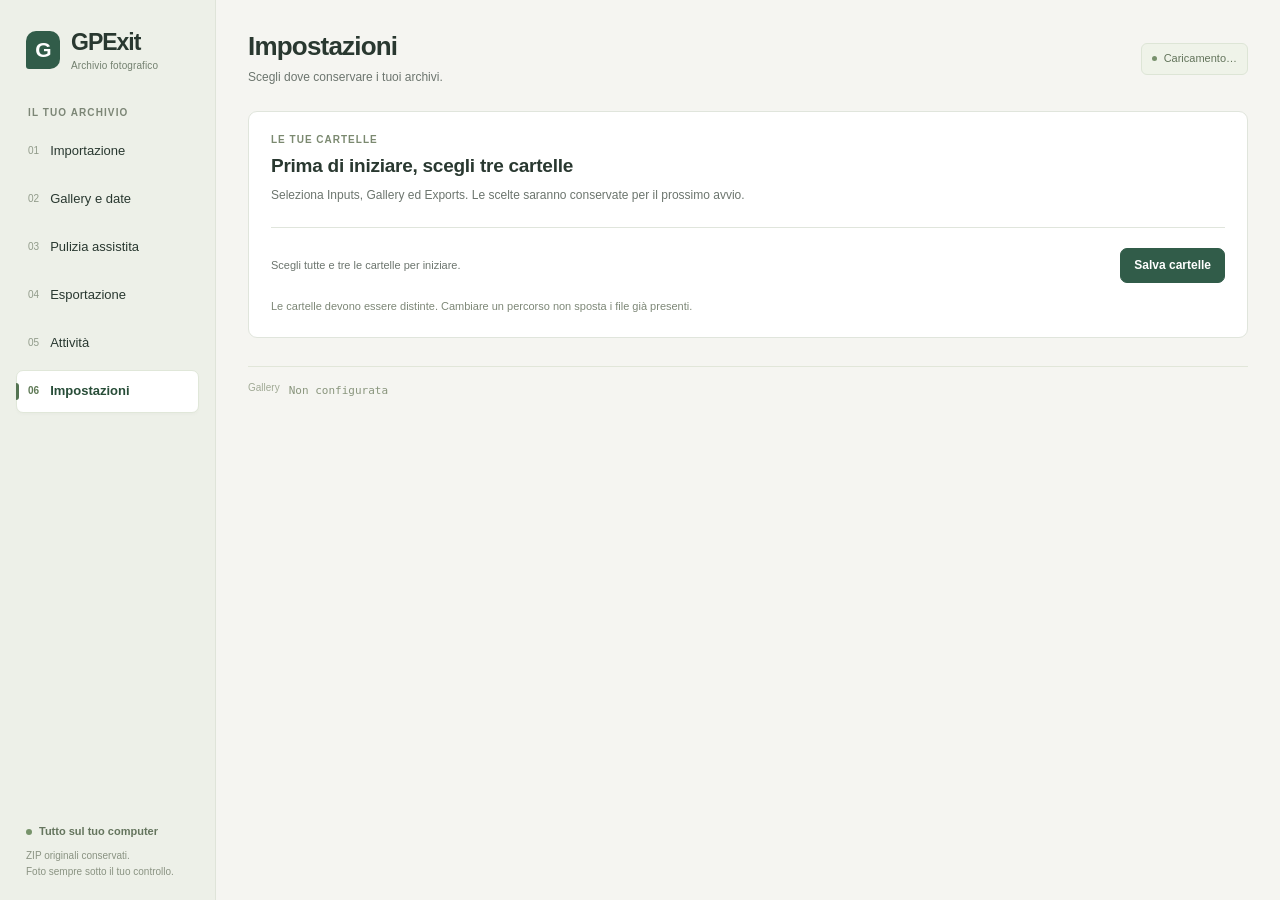
<file: ui/index.html>
<!doctype html>
<html lang="it">
<head>
  <meta charset="utf-8">
  <meta name="viewport" content="width=device-width, initial-scale=1">
  <title>GPExit</title>
  <link rel="stylesheet" href="styles.css">
  <script src="app.js" defer></script>
</head>
<body>
  <div class="shell">
    <aside>
      <div class="brand"><span class="brand-mark" aria-hidden="true">G</span><div>GPExit<span class="brand-caption">Archivio fotografico</span></div></div>
      <div class="nav-caption">Il tuo archivio</div>
      <nav aria-label="Navigazione principale">
        <button data-view="inputs"><span class="nav-number" aria-hidden="true">01</span>Importazione</button>
        <button data-view="gallery"><span class="nav-number" aria-hidden="true">02</span>Gallery e date</button>
        <button data-view="cleanup"><span class="nav-number" aria-hidden="true">03</span>Pulizia assistita</button>
        <button data-view="exports"><span class="nav-number" aria-hidden="true">04</span>Esportazione</button>
        <button data-view="tasks"><span class="nav-number" aria-hidden="true">05</span>Attività</button>
        <button class="active" data-view="settings" aria-current="page"><span class="nav-number" aria-hidden="true">06</span>Impostazioni</button>
      </nav>
      <div class="aside-note"><span class="local-dot" aria-hidden="true"></span>Tutto sul tuo computer<p>ZIP originali conservati.<br>Foto sempre sotto il tuo controllo.</p></div>
    </aside>
    <main>
      <header class="page-header"><div><h1 id="title">Impostazioni</h1><p id="subtitle">Scegli dove conservare i tuoi archivi.</p></div><div id="status" class="status" role="status">Caricamento…</div></header>
      <div id="storage-overview" class="storage-overview" hidden><div id="storage" class="storage-bar" aria-live="polite"><span class="muted">Calcolo dello spazio…</span></div><button id="refresh-storage" class="quiet storage-refresh" data-operation aria-label="Aggiorna spazio occupato e spazio libero">Aggiorna</button></div>
      <div id="notice-box" class="feedback notice" hidden><div id="notice" role="status"></div><button id="dismiss-notice" class="feedback-close" aria-label="Chiudi messaggio">×</button></div>
      <div id="error-box" class="feedback error" hidden><div id="error" role="alert"></div><button id="dismiss-error" class="feedback-close" aria-label="Chiudi errore">×</button></div>

      <section id="inputs" hidden aria-label="Importazione">
        <div class="card">
          <div class="section-heading"><div><h2>Archivi disponibili</h2><p>ZIP nella cartella Inputs scelta nelle impostazioni.</p></div><button id="refresh" data-operation>Aggiorna elenco</button></div>
          <div class="list-toolbar"><span id="input-summary" class="muted">Seleziona gli ZIP da importare.</span><div class="row"><button id="select-inputs" class="quiet" data-operation>Seleziona tutti</button><button id="clear-inputs" class="quiet" data-operation>Nessuno</button></div></div>
          <div id="input-list" class="file-list"></div>
        </div>
        <div class="card">
          <div class="section-heading"><div><h2>Importa nella gallery</h2><p>Foto e video organizzati per anno e mese. I contenuti identici vengono riconosciuti.</p></div></div>
          <div class="form-row"><label class="field" for="import-password"><span>Password ZIP <small>facoltativa</small></span><input id="import-password" type="password" placeholder="Per gli archivi protetti" autocomplete="off" data-operation></label><label class="field compact-field" for="workers"><span>File in parallelo</span><select id="workers" data-operation><option value="1">1</option><option value="2">2</option><option value="3">3</option><option value="4" selected>4</option></select></label><button id="import" class="primary" data-mutation>Importa selezionati</button></div>
          <p class="hint">Puoi interrompere l’importazione da Attività e riprenderla in seguito.</p>
        </div>
      </section>

      <section id="gallery" hidden aria-label="Gallery e date">
        <div class="subtabs" role="tablist" aria-label="Viste gallery"><button id="browse-tab" class="active" data-gallery-view="browse" role="tab" aria-controls="browse-pane" aria-selected="true">Sfoglia</button><button id="dates-tab" data-gallery-view="dates" role="tab" aria-controls="dates-pane" aria-selected="false" tabindex="-1">Date da verificare</button><button id="trash-tab" data-gallery-view="trash" role="tab" aria-controls="trash-pane" aria-selected="false" tabindex="-1">Cestino</button></div>
        <div id="browse-pane" class="review-pane" role="tabpanel" aria-labelledby="browse-tab">
          <div class="view-toolbar"><div><h2>La tua gallery</h2><p id="browse-count" class="muted">Scegli cosa tenere, un ricordo alla volta.</p></div><div class="filter-row"><label class="field"><span>Anno</span><select id="year-filter" data-operation><option value="">Tutti gli anni</option></select></label><label class="field"><span>Mese</span><select id="month-filter" data-operation><option value="">Tutti i mesi</option></select></label><label class="field"><span>Revisione</span><select id="review-filter" data-operation><option value="pending">Da rivedere</option><option value="all">Tutti i file</option></select></label><button id="refresh-gallery" data-operation>Aggiorna</button></div></div>
          <div id="gallery-items" class="gallery-grid"></div>
          <div id="browse-pager" class="pager" hidden><button id="browse-previous" data-operation>← Precedente</button><span id="browse-page-label"></span><button id="browse-next" data-operation>Successiva →</button></div>
        </div>
        <div id="dates-pane" class="review-pane" role="tabpanel" aria-labelledby="dates-tab" hidden>
          <div class="card"><div class="section-heading"><div><h2>Ogni ricordo, nella data giusta</h2><p id="conflict-count">Confronta data nel nome e data Google.</p></div><div class="row"><button id="save-report" data-mutation>Esporta CSV</button><button id="scan" class="primary" data-mutation>Cerca discrepanze</button></div></div><p class="hint">Scegli una data per salvare la correzione e spostare il file nella cartella corrispondente. Google è letto in UTC: uno scarto di un giorno può dipendere dal fuso orario.</p></div>
          <div id="conflicts"><div class="empty card"><strong>Confronta le date della gallery</strong><p>Avvia la ricerca per vedere le foto con date discordanti.</p></div></div>
          <div id="pager" class="pager" hidden><button id="previous">← Precedente</button><span id="page-label"></span><button id="next">Successiva →</button></div>
        </div>
        <div id="trash-pane" class="review-pane" role="tabpanel" aria-labelledby="trash-tab" hidden>
          <div class="card"><div class="section-heading"><div><h2>Cestino</h2><p id="trash-count">I file restano sul disco e possono essere ripristinati.</p></div><button id="refresh-trash" data-operation>Aggiorna</button></div><div id="trash-items" class="file-list"></div></div>
          <div id="trash-pager" class="pager" hidden><button id="trash-previous" data-operation>← Precedente</button><span id="trash-page-label"></span><button id="trash-next" data-operation>Successiva →</button></div>
        </div>
      </section>

      <section id="cleanup" hidden aria-label="Pulizia assistita">
        <div id="cleanup-busy" class="cleanup-busy" role="status" hidden><div><strong>Pulizia temporaneamente bloccata</strong><p>Un’attività è in corso. Per proteggere la gallery, selezione e cestino saranno disponibili quando termina. Le selezioni già fatte restano conservate.</p></div><button id="cleanup-show-task">Vedi attività</button></div>
        <div class="card cleanup-intro"><div class="section-heading"><div><h2>Rivedi con calma, scegli tu</h2><p>Le foto segnate con Tieni sono protette ed escluse dai suggerimenti.</p></div><button id="cleanup-analyze" data-mutation>Analizza le foto</button></div><p class="hint">File grandi e scatti ravvicinati sono subito disponibili. Per foto simili e dettaglio basso, avvia l’analisi locale delle anteprime. I punteggi sono indicativi: controlla sempre le immagini prima di scegliere.</p><div id="cleanup-summary" class="cleanup-summary" aria-live="polite"></div></div>
        <div class="subtabs" role="tablist" aria-label="Modalità pulizia"><button class="active" id="cleanup-tab-large" data-cleanup-mode="large" role="tab" aria-controls="cleanup-items" aria-selected="true">File grandi</button><button id="cleanup-tab-bursts" data-cleanup-mode="bursts" role="tab" aria-controls="cleanup-items" aria-selected="false" tabindex="-1">Scatti ravvicinati</button><button id="cleanup-tab-similar" data-cleanup-mode="similar" role="tab" aria-controls="cleanup-items" aria-selected="false" tabindex="-1">Foto simili</button><button id="cleanup-tab-quality" data-cleanup-mode="quality" role="tab" aria-controls="cleanup-items" aria-selected="false" tabindex="-1">Dettaglio basso</button></div>
        <div class="view-toolbar cleanup-filters"><div class="filter-row"><label id="cleanup-large-filter" class="field"><span>Dimensione minima</span><select id="cleanup-min-size" data-operation><option value="10">10 MB</option><option value="50">50 MB</option><option value="100">100 MB</option><option value="500">500 MB</option></select></label><label id="cleanup-bursts-filter" class="field" hidden><span>Intervallo massimo</span><select id="cleanup-gap" data-operation><option value="3">3 secondi</option><option value="10" selected>10 secondi</option><option value="30">30 secondi</option></select></label><label id="cleanup-similar-filter" class="field" hidden><span>Distanza visiva massima</span><select id="cleanup-distance" data-operation><option value="0">0 · molto vicine</option><option value="1">1</option><option value="2">2</option><option value="3">3</option><option value="4">4</option><option value="5" selected>5</option><option value="6">6</option><option value="7">7</option><option value="8">8</option><option value="9">9</option><option value="10">10 · più permissivo</option></select></label><label id="cleanup-quality-filter" class="field" hidden><span>Soglia indicativa</span><select id="cleanup-quality" data-operation><option value="20">20 · più selettiva</option><option value="60" selected>60</option><option value="120">120 · più permissiva</option></select></label></div><button id="cleanup-refresh" data-operation>Aggiorna suggerimenti</button></div>
        <div class="cleanup-selection"><div><strong id="cleanup-selection-count">Nessun file selezionato</strong><p id="cleanup-selection-hint">Seleziona tu i file · massimo 500 · dimensione logica indicativa</p></div><div class="row"><button id="cleanup-clear" class="quiet" data-operation>Svuota selezione</button><button id="cleanup-trash" class="primary" data-mutation>Sposta nel cestino</button></div></div>
        <div id="cleanup-result" hidden></div><div id="cleanup-items" role="tabpanel" aria-labelledby="cleanup-tab-large" aria-live="polite"></div><div id="cleanup-pager" class="pager" hidden><button id="cleanup-previous" data-operation>← Precedente</button><span id="cleanup-page-label"></span><button id="cleanup-next" data-operation>Successiva →</button></div>
      </section>

      <section id="exports" hidden aria-label="Esportazione">
        <div class="card"><div class="section-heading"><div><h2>Una copia, anno per anno</h2><p>Crea ZIP annuali nella cartella Exports. Gli archivi annuali esistenti vengono aggiornati.</p></div></div><div class="form-row"><label class="field" for="export-password"><span>Password AES-256 <small>facoltativa</small></span><input id="export-password" type="password" placeholder="Lascia vuoto per ZIP senza password" autocomplete="new-password" data-operation></label><label class="field" for="export-password-confirmation"><span>Ripeti password</span><input id="export-password-confirmation" type="password" placeholder="Conferma la stessa password" autocomplete="new-password" data-operation></label><button id="export" class="primary" data-mutation>Crea archivi ZIP</button></div></div>
        <div class="card"><div class="section-heading"><div><h2>Archivi esportati</h2><p>Le copie annuali già presenti nella cartella Exports.</p></div></div><div id="export-list" class="file-list"></div></div>
      </section>

      <section id="tasks" hidden aria-label="Attività">
        <div class="card task-card"><div class="section-heading"><div><h2 id="task-status">Nessuna attività in corso</h2><p>Una sola operazione alla volta mantiene la gallery coerente.</p></div><button id="cancel-task" class="danger-quiet" disabled>Interrompi attività</button></div><div class="task-progress"><progress id="task-progress" aria-label="Avanzamento attività"></progress><span id="progress-label" class="muted">Nessuna attività.</span></div><div id="cleanup-task-result" hidden></div><button id="cleanup-return" hidden>Torna alla pulizia</button></div>
        <details class="card task-details" open><summary>Dettaglio operazione<span class="muted">Avanzamento ed eventuali errori</span></summary><pre id="log" tabindex="0" aria-label="Log attività">Nessuna attività.</pre></details>
      </section>

      <section id="settings" aria-label="Impostazioni">
        <div class="card settings-intro"><div class="section-heading"><div><span class="eyebrow">Le tue cartelle</span><h2 id="settings-heading">Prima di iniziare, scegli tre cartelle</h2><p>Seleziona Inputs, Gallery ed Exports. Le scelte saranno conservate per il prossimo avvio.</p></div></div><div id="folder-choices"></div><div class="settings-save"><span id="settings-summary" class="muted">Scegli tutte e tre le cartelle per iniziare.</span><button id="save-settings" class="primary" data-settings>Salva cartelle</button></div><p class="hint">Le cartelle devono essere distinte. Cambiare un percorso non sposta i file già presenti.</p></div>
      </section>
      <footer><span>Gallery</span><span id="gallery-path" class="path">Non configurata</span></footer>
    </main>
  </div>
</body>
</html>
</file>
<file: ui/styles.css>
:root {
  font-family: -apple-system, BlinkMacSystemFont, 'Segoe UI', sans-serif;
  font-size: 14px;
  color: #293830;
  background: #f5f5f1;
  --ink: #293830;
  --muted: #6c756e;
  --line: #e0e5dc;
  --accent: #315c49;
  --accent-soft: #e6eee5;
  --surface: #fff;
}
* { box-sizing: border-box; }
body { margin: 0; }
button, input, select { font: inherit; }
button, input, select, summary { -webkit-tap-highlight-color: transparent; }
button {
  min-height: 35px;
  padding: 8px 13px;
  border: 1px solid #d6ded3;
  border-radius: 7px;
  background: #fff;
  color: var(--ink);
  font-size: 12px;
  font-weight: 560;
  line-height: 1.25;
  cursor: pointer;
}
button:hover:not(:disabled) { background: #f1f5ee; border-color: #aebea9; }
button:disabled { color: #899087; background: #f3f5f0; border-color: #e4e8df; cursor: default; }
button:focus-visible, input:focus-visible, select:focus-visible, summary:focus-visible, pre:focus-visible {
  outline: 3px solid #8cae91;
  outline-offset: 3px;
}
button.primary { color: #fff; background: var(--accent); border-color: var(--accent); }
button.primary:hover:not(:disabled) { background: #244a38; border-color: #244a38; }
button.primary:disabled { color: #8c9d8c; background: #e2e9df; border-color: #e2e9df; }
button.quiet { border-color: transparent; background: transparent; color: #516a53; }
button.danger-quiet { color: #8f5341; background: #fff; border-color: #e2cfc5; }
[hidden] { display: none !important; }
.shell { display: grid; grid-template-columns: 216px minmax(0, 1fr); min-height: 100vh; }
aside {
  position: sticky;
  top: 0;
  align-self: start;
  height: 100vh;
  display: flex;
  flex-direction: column;
  padding: 29px 16px 20px;
  border-right: 1px solid #dfe4d9;
  background: #edf0e8;
  overflow-y: auto;
}
.brand { display: flex; align-items: center; gap: 11px; padding: 0 10px; font-size: 23px; font-weight: 720; letter-spacing: -1px; }
.brand-mark { display: grid; place-items: center; width: 34px; height: 38px; border-radius: 10px 10px 10px 3px; background: var(--accent); color: white; font-size: 21px; font-weight: 580; }
.brand-caption { display: block; margin-top: 4px; font-size: 10px; font-weight: 450; letter-spacing: .1px; color: #73806f; }
.nav-caption { margin: 36px 12px 12px; font-size: 10px; font-weight: 650; color: #7c8676; text-transform: uppercase; letter-spacing: 1.1px; }
nav { display: grid; gap: 5px; }
nav button { position: relative; display: flex; align-items: center; gap: 11px; padding: 12px 11px; min-height: 43px; text-align: left; white-space: nowrap; font-size: 13px; font-weight: 480; border-color: transparent; background: transparent; }
nav button.active { color: #284d38; font-weight: 650; background: #fff; border-color: #e0e7d9; box-shadow: 0 2px 3px #23382005; }
nav button.active::before { content: ''; position: absolute; left: -1px; width: 3px; height: 17px; border-radius: 0 3px 3px 0; background: #547452; }
.nav-number { color: #919b8a; font-size: 10px; font-variant-numeric: tabular-nums; }
nav button.active .nav-number { color: #5f7a56; }
nav button:disabled { background: transparent; border-color: transparent; color: #9aa393; }
nav button.active:disabled { background: #fff; }
.aside-note { margin: auto 10px 0; padding-top: 34px; font-size: 11px; font-weight: 560; color: #65755e; line-height: 1.7; }
.aside-note p { margin: 7px 0 0; font-size: 10px; font-weight: 400; color: #8a9382; }
.local-dot { display: inline-block; width: 6px; height: 6px; border-radius: 50%; background: #77936b; margin-right: 7px; }
main { min-width: 0; max-width: 1800px; padding: 30px 32px 20px; }
.page-header { display: flex; justify-content: space-between; align-items: center; gap: 20px; min-height: 58px; margin-bottom: 23px; }
h1 { margin: 0 0 6px; font-size: 26px; font-weight: 670; letter-spacing: -.8px; line-height: 1.2; }
h2 { margin: 0 0 6px; font-size: 16px; font-weight: 630; letter-spacing: -.25px; line-height: 1.4; }
h3 { margin: 0; }
p { margin: 0; color: var(--muted); line-height: 1.6; font-size: 12px; }
.page-header p { font-size: 12px; }
.status { flex-shrink: 0; display: flex; align-items: center; gap: 7px; max-width: 270px; border: 1px solid #dde5d6; padding: 7px 10px; border-radius: 6px; color: #63745b; font-size: 11px; background: #eff3e9; line-height: 1.4; }
.status::before { content: ''; width: 5px; height: 5px; border-radius: 50%; background: #78916d; flex-shrink: 0; }
.status[data-running=true] { color: #416246; border-color: #bcd2b4; background: #e8f1e3; }
.status[data-error=true] { color: #975038; background: #fff0e8; border-color: #e6c4b0; }
.storage-overview { display: flex; align-items: center; gap: 6px; padding: 14px 13px 14px 18px; border: 1px solid var(--line); background: #fafbf7; border-radius: 9px; margin-bottom: 25px; }
.storage-bar { display: grid; grid-template-columns: repeat(5, minmax(0, 1fr)); flex: 1; min-width: 0; }
.storage-stat { display: grid; grid-template-columns: 1fr; gap: 3px; min-width: 0; padding: 0 13px; border-left: 1px solid #e2e7db; }
.storage-stat:first-child { border-left: none; padding-left: 0; }
.storage-stat .muted { font-size: 10px; }
.storage-stat strong { font-size: 16px; font-weight: 630; letter-spacing: -.3px; white-space: nowrap; font-variant-numeric: tabular-nums; }
.stats-note { font-size: 10px; color: #87907e; white-space: nowrap; }
.storage-refresh { min-height: 30px; font-size: 10px; padding: 6px; align-self: start; }
.card { border: 1px solid var(--line); border-radius: 9px; background: var(--surface); padding: 22px; margin-bottom: 18px; }
.section-heading, .view-toolbar { display: flex; justify-content: space-between; align-items: center; gap: 16px; }
.section-heading { margin-bottom: 17px; }
.section-heading p { max-width: 650px; }
.section-heading > div:first-child { min-width: 0; }
.section-heading .row { flex-shrink: 0; }
.row { display: flex; flex-wrap: wrap; gap: 9px; align-items: center; }
.spread { justify-content: space-between; }
.muted { font-size: 12px; color: var(--muted); }
.hint { margin-top: 14px; font-size: 11px; color: #7d8777; line-height: 1.65; }
.eyebrow { display: block; margin-bottom: 8px; font-size: 10px; font-weight: 650; color: #7b8970; letter-spacing: 1px; text-transform: uppercase; }
.form-row { display: flex; align-items: end; flex-wrap: wrap; gap: 14px; }
.field { display: grid; gap: 7px; min-width: 0; color: #63705e; font-size: 11px; }
.field > span { display: block; font-weight: 550; }
.field small { font-size: 10px; color: #929b89; font-weight: 400; margin-left: 5px; }
.form-row .field { flex: 1 1 210px; }
.form-row .compact-field { flex: 0 0 130px; }
.form-row > button { margin-bottom: 0; min-height: 37px; }
input[type=password], input[type=date], select { min-height: 37px; max-width: 100%; border: 1px solid #d8dfd2; border-radius: 6px; color: var(--ink); background: #fff; padding: 8px 10px; font-size: 12px; }
input::placeholder { color: #a0a79a; }
select { cursor: pointer; }
input:disabled, select:disabled { color: #8d9687; background: #f3f5ef; }
input[type=checkbox] { accent-color: var(--accent); width: 16px; height: 16px; margin: 0; flex-shrink: 0; cursor: pointer; }
input[type=checkbox]:disabled { cursor: default; }
.file-list { border-top: 1px solid var(--line); }
.file { display: flex; align-items: center; gap: 13px; min-height: 58px; padding: 14px 4px; border-bottom: 1px solid #edf0e8; font-size: 12px; }
.file:last-child { border-bottom: 0; }
label.file { cursor: pointer; }
label.file:hover { background: #fafcf7; }
label.file:has(input:checked) { background: #f1f6ed; }
.file-name { flex: 1; min-width: 0; overflow-wrap: anywhere; line-height: 1.6; }
.size { font-size: 11px; color: #7e8975; white-space: nowrap; font-variant-numeric: tabular-nums; }
.list-toolbar { display: flex; align-items: center; justify-content: space-between; gap: 12px; margin-bottom: 10px; }
.list-toolbar button { min-height: 29px; font-size: 11px; padding: 5px 7px; }
.list-toolbar .muted { font-size: 11px; }
.subtabs { display: flex; gap: 22px; margin-bottom: 22px; border-bottom: 1px solid #dce3d5; overflow-x: auto; }
.subtabs button { position: relative; min-height: 39px; padding: 0 1px 12px; border: 0; border-radius: 0; background: transparent; color: #7d8775; font-size: 12px; font-weight: 500; white-space: nowrap; }
.subtabs button.active { color: #2d523a; font-weight: 650; }
.subtabs button.active::after { content: ''; position: absolute; bottom: 0; left: 0; right: 0; height: 2px; background: #557b50; border-radius: 2px 2px 0 0; }
.subtabs button:hover:not(:disabled) { background: transparent; color: #2d523a; }
.subtabs button:disabled { background: transparent; color: #a0a695; }
.view-toolbar { flex-wrap: wrap; align-items: end; margin-bottom: 19px; }
.view-toolbar > div:first-child h2 { margin-bottom: 4px; }
.filter-row { display: flex; flex-wrap: wrap; align-items: end; gap: 9px; }
.filter-row select { min-width: 110px; }
.filter-row > button { min-height: 37px; }
.gallery-grid { display: grid; grid-template-columns: repeat(auto-fill, minmax(225px, 1fr)); gap: 16px; }
.gallery-card { min-width: 0; padding: 10px; margin-bottom: 0; overflow: hidden; }
.preview { position: relative; display: flex; justify-content: center; align-items: center; min-height: 250px; background: #eef0e9; border-radius: 5px; overflow: hidden; }
.preview::before { content: ''; position: absolute; width: 26px; height: 21px; border: 1px solid #cdd7c6; border-radius: 3px; transform: rotate(-5deg); pointer-events: none; }
.preview img, .preview video { display: block; position: relative; z-index: 1; width: 100%; height: 100%; object-fit: contain; max-height: 430px; }
.preview[data-loaded=true]::before { display: none; }
.preview .muted { position: relative; z-index: 1; padding: 18px; max-width: 240px; text-align: center; background: #eef0e9; font-size: 11px; }
.gallery-card .preview { aspect-ratio: 4 / 3; height: auto; min-height: 0; margin-bottom: 12px; }
.gallery-card .preview img, .gallery-card .preview video { position: absolute; inset: 0; }
.gallery-card .row { gap: 7px; margin-top: 13px; }
.gallery-card button { flex: 1; min-height: 32px; padding: 7px; font-size: 11px; white-space: nowrap; }
.gallery-card button.primary { flex: .5; }
.gallery-card .path { margin: 0 2px 5px; min-height: 34px; overflow: hidden; display: -webkit-box; -webkit-line-clamp: 2; -webkit-box-orient: vertical; }
.gallery-card > .muted { margin-left: 2px; font-size: 11px; }
.gallery-card:has(.cleanup-choice input:checked) { border-color: #7d9e71; box-shadow: 0 0 0 1px #7d9e71; }
.kept-badge:disabled { color: #678259; border-color: #d8e4cf; background: #f0f6ea; }
.path { font-family: ui-monospace, 'SFMono-Regular', monospace; font-size: 11px; line-height: 1.6; overflow-wrap: anywhere; }
.review { display: grid; grid-template-columns: minmax(200px, 1.05fr) minmax(250px, 1fr); gap: 23px; }
.review .preview { min-height: 330px; }
.review h2 { font-size: 14px; overflow-wrap: anywhere; }
.review .path { margin-top: 6px; }
.dates { display: grid; grid-template-columns: 1fr 1fr; gap: 8px; margin: 18px 0; }
.date-info { padding: 10px 12px; background: #f5f7f1; border: 1px solid #e9eee1; border-radius: 6px; }
.date-info .muted { font-size: 10px; }
.date-info strong { display: block; margin-top: 4px; font-size: 12px; font-weight: 600; }
.quick { display: flex; flex-wrap: wrap; gap: 6px; margin: 9px 0 17px; }
.quick button { min-height: 27px; padding: 5px 9px; font-size: 10px; }
.pager { display: flex; justify-content: center; align-items: center; gap: 20px; padding: 25px 0 8px; font-size: 11px; color: #7e8876; }
.empty { width: 100%; grid-column: 1 / -1; padding: 44px 24px; text-align: center; font-size: 12px; color: #77826d; line-height: 1.7; }
.empty strong { display: block; margin-bottom: 7px; color: #4b6144; font-size: 14px; font-weight: 600; }
.empty p { margin: 0 auto; max-width: 440px; font-size: 11px; }
.feedback { display: flex; align-items: start; gap: 20px; padding: 13px 15px; border-radius: 7px; border: 1px solid; margin: 0 0 17px; font-size: 12px; line-height: 1.6; overflow-wrap: anywhere; }
.feedback > div { flex: 1; min-width: 0; white-space: pre-wrap; }
.notice { background: #edf4e7; border-color: #d3e2c8; color: #4a6940; }
.error { background: #fff1eb; border-color: #ebccbd; color: #945238; }
.feedback-close { min-height: 22px; width: 22px; padding: 0; font-size: 18px; font-weight: 400; border-color: transparent; color: inherit; background: transparent; }
.folder-choice { display: grid; grid-template-columns: 135px minmax(0, 1fr); gap: 10px 22px; padding: 22px 0; border-top: 1px solid var(--line); }
.folder-choice h3 { font-size: 13px; font-weight: 600; }
.folder-choice > p { grid-column: 1; font-size: 11px; color: #89917f; }
.folder-choice > .row { grid-column: 2; grid-row: 1 / span 2; flex-wrap: nowrap; }
.folder-choice .path { min-width: 0; flex: 1; padding: 10px 12px; border: 1px solid #e5eade; border-radius: 5px; background: #f9fbf6; }
.folder-choice button { flex-shrink: 0; }
.settings-intro { max-width: 1000px; }
.settings-intro .section-heading { margin-bottom: 22px; }
.settings-intro h2 { font-size: 19px; }
.settings-save { display: flex; justify-content: space-between; align-items: center; gap: 20px; padding-top: 20px; border-top: 1px solid var(--line); }
.settings-save .muted { font-size: 11px; }
.task-progress { display: flex; align-items: center; gap: 18px; padding: 11px 0 5px; }
progress { display: block; flex: 1; min-width: 100px; height: 8px; border: 0; border-radius: 20px; overflow: hidden; accent-color: var(--accent); }
progress::-webkit-progress-bar { background: #eaf0e3; border-radius: 20px; }
progress::-webkit-progress-value { background: #678b5c; border-radius: 20px; }
.task-progress .muted { flex-shrink: 0; font-size: 11px; font-variant-numeric: tabular-nums; }
.task-details { padding-bottom: 0; }
.task-details summary { cursor: pointer; padding-bottom: 18px; color: #3e5537; font-size: 13px; font-weight: 600; }
.task-details summary .muted { float: right; font-size: 11px; font-weight: 400; }
.task-details:not([open]) { padding-bottom: 0; }
pre { white-space: pre-wrap; overflow-wrap: anywhere; overflow: auto; max-height: 45vh; background: #f6f8f2; color: #68775c; font-family: ui-monospace, 'SFMono-Regular', monospace; font-size: 10px; line-height: 1.9; margin: 0 -22px; padding: 17px 22px; border-top: 1px solid #e1e8d9; border-radius: 0 0 8px 8px; }
#cleanup-return { margin-top: 19px; }
.cleanup-summary { display: flex; flex-wrap: wrap; gap: 7px 18px; margin-top: 17px; padding-top: 13px; border-top: 1px solid #e8ecdf; font-size: 10px; color: #8a927f; }
.cleanup-summary strong { color: #5a6d4e; font-weight: 650; margin-right: 3px; }
.cleanup-intro .section-heading { margin-bottom: 0; }
.cleanup-intro .hint { max-width: 800px; }
.cleanup-filters { padding: 0 1px; }
.cleanup-selection { position: sticky; top: 10px; z-index: 4; display: flex; justify-content: space-between; align-items: center; gap: 18px; padding: 15px 18px; margin-bottom: 23px; border: 1px solid #d6dfce; border-radius: 8px; background: #f0f5e9; box-shadow: 0 4px 12px #23331f07; }
.cleanup-selection strong { display: block; font-size: 12px; font-weight: 630; color: #445d38; }
.cleanup-busy { display: flex; align-items: center; justify-content: space-between; gap: 18px; padding: 18px; margin-bottom: 18px; border: 1px solid #d9bc80; border-radius: 8px; background: #fff6e3; color: #74551b; }
.cleanup-busy strong { font-size: 14px; }
.cleanup-busy p { margin-top: 6px; font-size: 12px; line-height: 1.6; }
.cleanup-busy button { flex-shrink: 0; }
.cleanup-selection p { margin-top: 5px; font-size: 10px; color: #829174; }
.cleanup-selection .row { flex-shrink: 0; }
.cleanup-selection button { font-size: 11px; }
.cleanup-group { margin-bottom: 27px; }
.cleanup-group-heading { display: flex; justify-content: space-between; align-items: center; gap: 15px; margin-bottom: 12px; }
.cleanup-group-heading h3 { font-size: 13px; color: #4d6341; font-weight: 620; }
.cleanup-group-heading p { margin-top: 5px; font-size: 10px; color: #88947d; }
.cleanup-group-heading button { min-height: 30px; font-size: 10px; }
.cleanup-choice { display: flex; align-items: center; gap: 9px; min-height: 36px; padding: 11px 2px 1px; margin-top: 8px; border-top: 1px solid #e8ede0; cursor: pointer; font-size: 11px; color: #657b55; }
.cleanup-outcome { padding: 16px 18px; margin: 17px 0; border: 1px solid #d3e1c7; border-radius: 7px; background: #f1f6eb; font-size: 12px; line-height: 1.7; }
.cleanup-outcome.has-failures { background: #fff6e9; border-color: #e6d2ac; }
.cleanup-outcome strong { font-size: 12px; }
.cleanup-outcome p { font-size: 11px; margin-top: 8px; }
.cleanup-outcome ul { margin: 10px 0; padding-left: 18px; font-size: 11px; overflow-wrap: anywhere; max-height: 220px; overflow: auto; }
footer { display: flex; gap: 9px; margin-top: 28px; padding-top: 15px; border-top: 1px solid #e1e6d9; font-size: 10px; color: #a1aa96; }
footer > span:first-child { flex-shrink: 0; }
footer .path { color: #89957d; }
@media(min-width:1450px) { main { padding: 34px 42px 24px; } .gallery-grid { grid-template-columns: repeat(auto-fill, minmax(250px, 1fr)); } }
@media(max-width:1050px) {
  main { padding: 25px 22px 20px; }
  .shell { grid-template-columns: 205px minmax(0, 1fr); }
  aside { padding-left: 11px; padding-right: 11px; }
  .storage-overview { padding: 12px; }
  .storage-stat { padding: 0 9px; }
  .storage-stat strong { font-size: 14px; }
  .storage-refresh { font-size: 0; min-width: 24px; }
  .storage-refresh::before { content: '↻'; font-size: 16px; }
  .view-toolbar { align-items: start; gap: 14px; }
  .filter-row { width: 100%; }
  .filter-row .field { flex: 1; }
  .filter-row select { width: 100%; min-width: 80px; }
  .gallery-grid { grid-template-columns: repeat(2, minmax(0, 1fr)); gap: 13px; }
  .gallery-card button { font-size: 10px; padding: 7px 5px; }
  .review { grid-template-columns: 1fr; }
  .review .preview { min-height: 240px; max-height: 350px; }
  .review .preview img, .review .preview video { max-height: 350px; }
  .folder-choice { grid-template-columns: 100px minmax(0, 1fr); gap: 8px 15px; }
  .folder-choice > .row { flex-wrap: wrap; }
  .folder-choice .path { flex-basis: 100%; }
  .folder-choice button { min-height: 30px; font-size: 11px; }
  .cleanup-selection { align-items: start; flex-direction: column; gap: 12px; }
  .cleanup-selection .row { width: 100%; justify-content: flex-end; }
  .cleanup-filters .filter-row { width: auto; }
  .cleanup-filters { align-items: end; }
  .task-details summary .muted { float: none; display: block; margin-top: 6px; }
}
@media(max-width:760px) {
  .shell { grid-template-columns: 1fr; }
  aside { position: static; height: auto; padding: 15px; gap: 16px; border-right: 0; border-bottom: 1px solid var(--line); }
  .brand { font-size: 21px; }
  .brand-caption, .aside-note, .nav-caption { display: none; }
  nav { display: flex; overflow-x: auto; }
  nav button { flex-shrink: 0; min-height: 35px; padding: 9px; font-size: 12px; }
  .nav-number { display: none; }
  main { padding: 22px 16px; }
  .page-header { align-items: start; }
  h1 { font-size: 23px; }
  .status { max-width: 140px; font-size: 10px; }
  .storage-overview { overflow-x: auto; }
  .storage-bar { min-width: 450px; }
  .card { padding: 18px; }
  .section-heading { flex-wrap: wrap; gap: 12px; }
  .subtabs { gap: 18px; }
  .cleanup-selection { position: static; }
  .settings-save { align-items: start; flex-direction: column; gap: 13px; }
  pre { margin: 0 -18px; padding-left: 18px; padding-right: 18px; }
}
@media(prefers-reduced-motion:reduce) { *, *::before, *::after { animation: none !important; transition: none !important; scroll-behavior: auto !important; } }

.is-loading { opacity: .58; }
</file>
